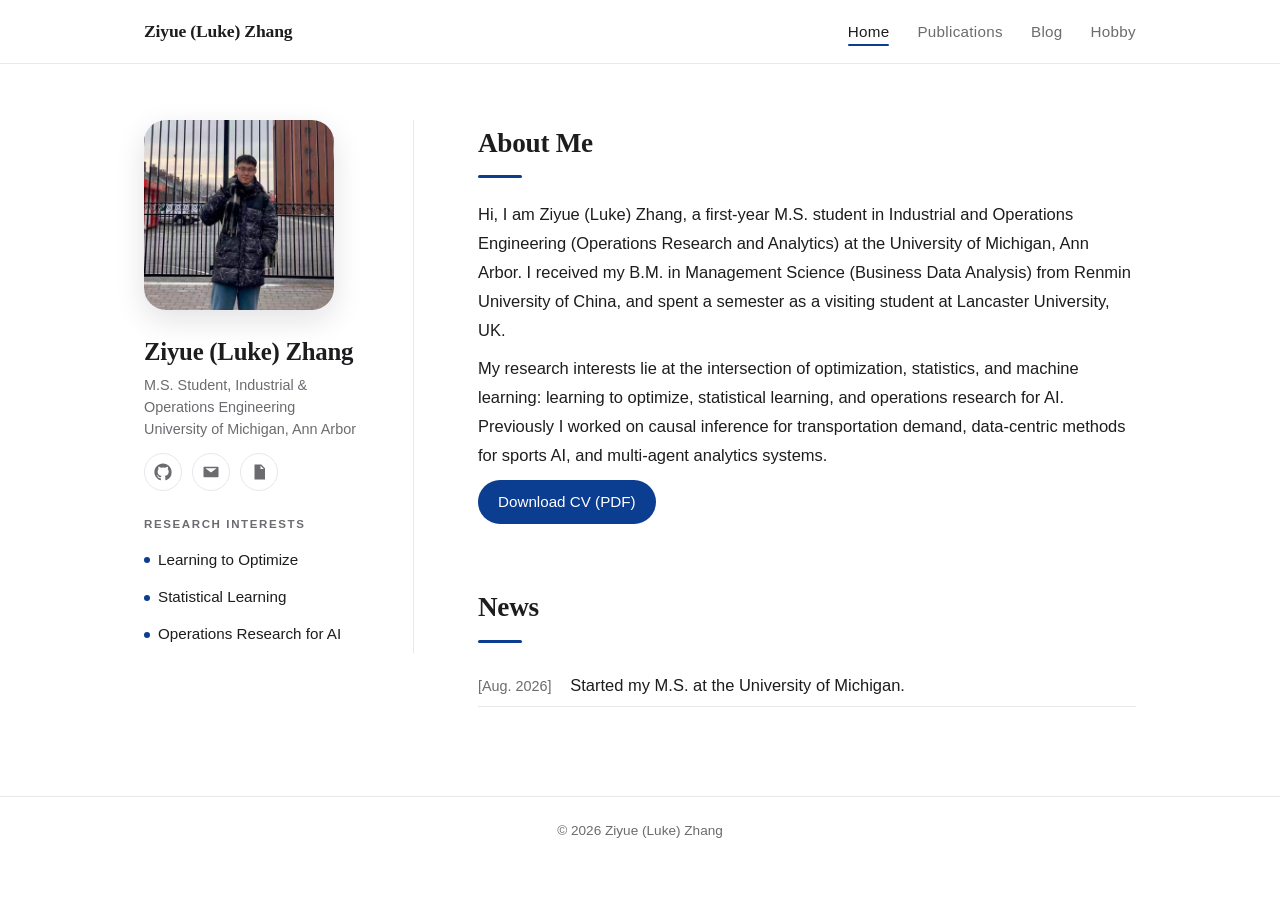
<file: index.html>
<!doctype html>
<html lang="en">
<head>
<meta charset="utf-8">
<meta name="viewport" content="width=device-width, initial-scale=1">
<title>Ziyue (Luke) Zhang</title>
<link rel="stylesheet" href="assets/style.css">
</head>
<body>
<header class="topbar"><div class="inner"><span class="brand">Ziyue (Luke) Zhang</span><nav>
<a href="index.html" class="active">Home</a><a href="publications.html">Publications</a><a href="blog.html">Blog</a><a href="hobby.html">Hobby</a></nav></div></header>
<div class="layout">
<aside class="sidebar">
  <img class="avatar" src="assets/img/avatar.jpg" alt="Ziyue (Luke) Zhang">
  <h1>Ziyue (Luke) Zhang</h1>
  <p class="affil">M.S. Student, Industrial &amp; Operations Engineering<br>University of Michigan, Ann Arbor</p>
  <p class="icons"><a href="https://github.com/ZiyueZhang08" title="GitHub" aria-label="GitHub"><svg viewBox="0 0 24 24"><path d="M12 .5C5.7.5.5 5.7.5 12c0 5.1 3.3 9.4 7.9 10.9.6.1.8-.3.8-.6v-2c-3.2.7-3.9-1.5-3.9-1.5-.5-1.3-1.3-1.7-1.3-1.7-1-.7.1-.7.1-.7 1.2.1 1.8 1.2 1.8 1.2 1 1.8 2.8 1.3 3.5 1 .1-.8.4-1.3.7-1.6-2.6-.3-5.3-1.3-5.3-5.7 0-1.3.5-2.3 1.2-3.1-.1-.3-.5-1.5.1-3.1 0 0 1-.3 3.2 1.2a11 11 0 0 1 5.8 0c2.2-1.5 3.2-1.2 3.2-1.2.6 1.6.2 2.8.1 3.1.8.8 1.2 1.8 1.2 3.1 0 4.4-2.7 5.4-5.3 5.7.4.4.8 1.1.8 2.2v3.3c0 .3.2.7.8.6A11.5 11.5 0 0 0 23.5 12C23.5 5.7 18.3.5 12 .5z"/></svg></a><a href="mailto:zziyue@umich.edu" title="Email" aria-label="Email"><svg viewBox="0 0 24 24"><path d="M3 5h18a1 1 0 0 1 1 1v12a1 1 0 0 1-1 1H3a1 1 0 0 1-1-1V6a1 1 0 0 1 1-1zm1.5 2L12 12.5 19.5 7z"/></svg></a><a href="assets/files/cv.pdf" title="CV" aria-label="CV"><svg viewBox="0 0 24 24"><path d="M6 2h9l5 5v15H6zM14 3.5V8h4.5zM8.5 12h7v1.5h-7zm0 3h7v1.5h-7z"/></svg></a></p>
  <h2>Research Interests</h2>
  <ul class="interests"><li>Learning to Optimize</li><li>Statistical Learning</li><li>Operations Research for AI</li></ul>
</aside>
<main>
<h2>About Me</h2>
<p>Hi, I am Ziyue (Luke) Zhang, a first-year M.S. student in Industrial and Operations Engineering (Operations Research and Analytics) at the University of Michigan, Ann Arbor. I received my B.M. in Management Science (Business Data Analysis) from Renmin University of China, and spent a semester as a visiting student at Lancaster University, UK.</p>
<p>My research interests lie at the intersection of optimization, statistics, and machine learning: learning to optimize, statistical learning, and operations research for AI. Previously I worked on causal inference for transportation demand, data-centric methods for sports AI, and multi-agent analytics systems.</p>
<p class="cv"><a class="btn" href="assets/files/cv.pdf">Download CV (PDF)</a></p>
<h2>News</h2>
<ul class="news"><li><span class="date">[Aug. 2026]</span> Started my M.S. at the University of Michigan.</li></ul>
</main>
</div>
<footer class="site-footer">© 2026 Ziyue (Luke) Zhang</footer>
</body>
</html>
</file>
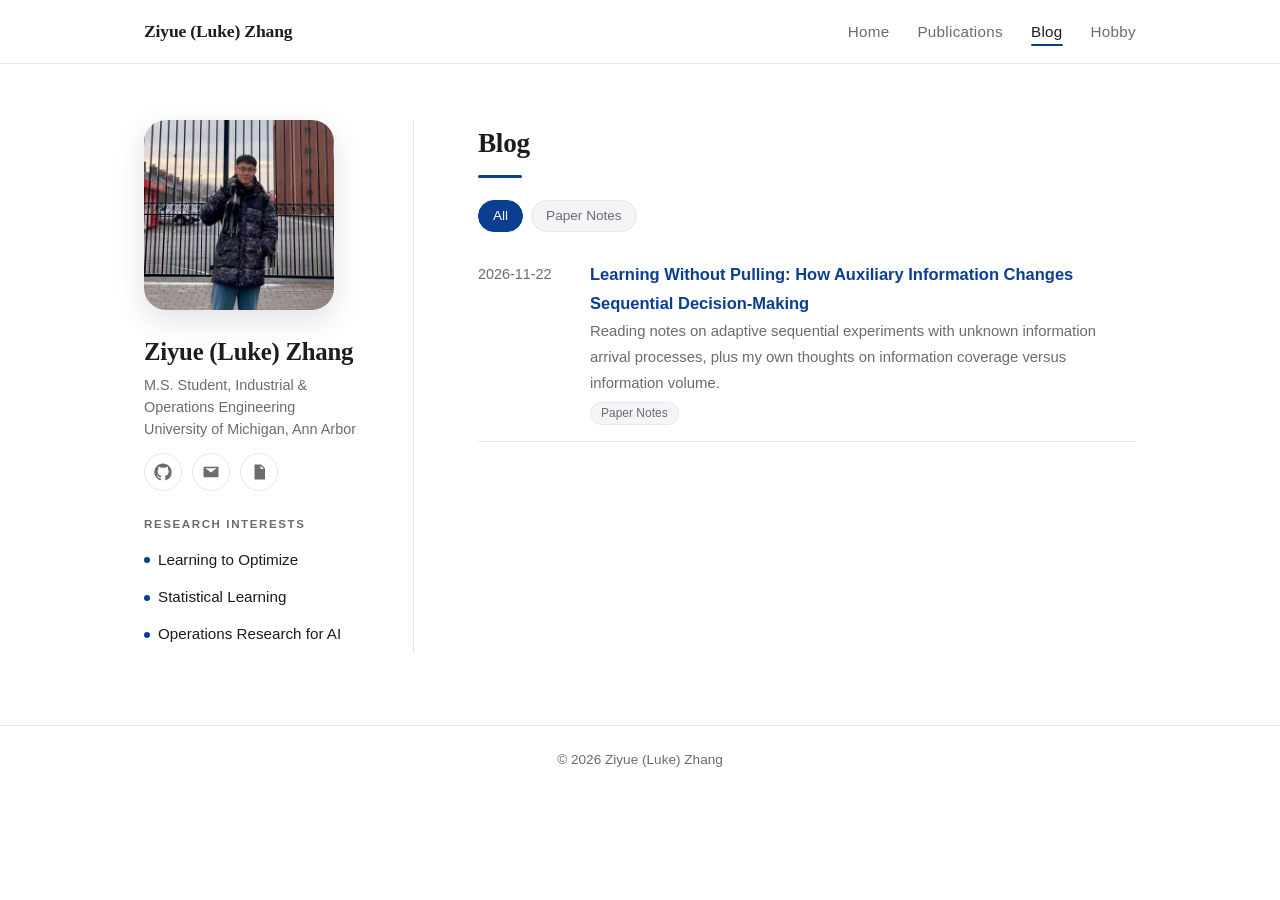
<file: blog.html>
<!doctype html>
<html lang="en">
<head>
<meta charset="utf-8">
<meta name="viewport" content="width=device-width, initial-scale=1">
<title>Ziyue (Luke) Zhang</title>
<link rel="stylesheet" href="assets/style.css">
</head>
<body>
<header class="topbar"><div class="inner"><span class="brand">Ziyue (Luke) Zhang</span><nav>
<a href="index.html">Home</a><a href="publications.html">Publications</a><a href="blog.html" class="active">Blog</a><a href="hobby.html">Hobby</a></nav></div></header>
<div class="layout">
<aside class="sidebar">
  <img class="avatar" src="assets/img/avatar.jpg" alt="Ziyue (Luke) Zhang">
  <h1>Ziyue (Luke) Zhang</h1>
  <p class="affil">M.S. Student, Industrial &amp; Operations Engineering<br>University of Michigan, Ann Arbor</p>
  <p class="icons"><a href="https://github.com/ZiyueZhang08" title="GitHub" aria-label="GitHub"><svg viewBox="0 0 24 24"><path d="M12 .5C5.7.5.5 5.7.5 12c0 5.1 3.3 9.4 7.9 10.9.6.1.8-.3.8-.6v-2c-3.2.7-3.9-1.5-3.9-1.5-.5-1.3-1.3-1.7-1.3-1.7-1-.7.1-.7.1-.7 1.2.1 1.8 1.2 1.8 1.2 1 1.8 2.8 1.3 3.5 1 .1-.8.4-1.3.7-1.6-2.6-.3-5.3-1.3-5.3-5.7 0-1.3.5-2.3 1.2-3.1-.1-.3-.5-1.5.1-3.1 0 0 1-.3 3.2 1.2a11 11 0 0 1 5.8 0c2.2-1.5 3.2-1.2 3.2-1.2.6 1.6.2 2.8.1 3.1.8.8 1.2 1.8 1.2 3.1 0 4.4-2.7 5.4-5.3 5.7.4.4.8 1.1.8 2.2v3.3c0 .3.2.7.8.6A11.5 11.5 0 0 0 23.5 12C23.5 5.7 18.3.5 12 .5z"/></svg></a><a href="mailto:zziyue@umich.edu" title="Email" aria-label="Email"><svg viewBox="0 0 24 24"><path d="M3 5h18a1 1 0 0 1 1 1v12a1 1 0 0 1-1 1H3a1 1 0 0 1-1-1V6a1 1 0 0 1 1-1zm1.5 2L12 12.5 19.5 7z"/></svg></a><a href="assets/files/cv.pdf" title="CV" aria-label="CV"><svg viewBox="0 0 24 24"><path d="M6 2h9l5 5v15H6zM14 3.5V8h4.5zM8.5 12h7v1.5h-7zm0 3h7v1.5h-7z"/></svg></a></p>
  <h2>Research Interests</h2>
  <ul class="interests"><li>Learning to Optimize</li><li>Statistical Learning</li><li>Operations Research for AI</li></ul>
</aside>
<main>
<h2>Blog</h2><div class="filters"><button class="tag on" data-tag="">All</button><button class="tag" data-tag="Paper Notes">Paper Notes</button></div><ul class="bloglist"><li data-tags="Paper Notes"><span class="date">2026-11-22</span><div><a class="ptitle" href="post-learning-without-pulling.html">Learning Without Pulling: How Auxiliary Information Changes Sequential Decision-Making</a><div class="authors">Reading notes on adaptive sequential experiments with unknown information arrival processes, plus my own thoughts on information coverage versus information volume.</div><div class="tags"><span class="tag sm">Paper Notes</span></div></div></li></ul><script>
const chips=[...document.querySelectorAll('button.tag')],items=[...document.querySelectorAll('.bloglist li')];
function show(t){chips.forEach(c=>c.classList.toggle('on',c.dataset.tag===t));
items.forEach(li=>li.style.display=(!t||li.dataset.tags.split('|').includes(t))?'':'none');}
chips.forEach(c=>c.onclick=()=>{location.hash=c.dataset.tag;show(c.dataset.tag)});
show(decodeURIComponent(location.hash.slice(1)));
</script>
</main>
</div>
<footer class="site-footer">© 2026 Ziyue (Luke) Zhang</footer>
</body>
</html>
</file>
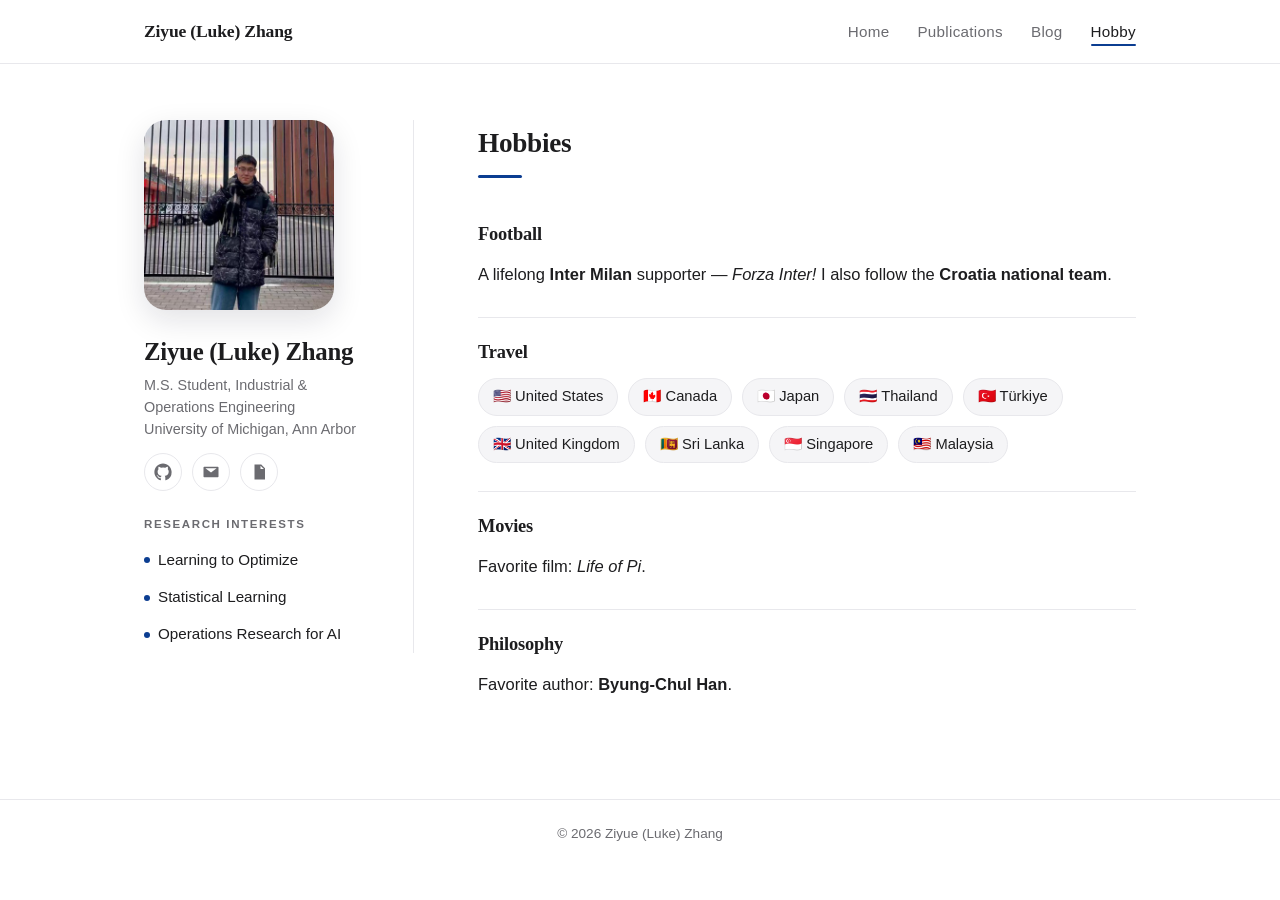
<file: hobby.html>
<!doctype html>
<html lang="en">
<head>
<meta charset="utf-8">
<meta name="viewport" content="width=device-width, initial-scale=1">
<title>Ziyue (Luke) Zhang</title>
<link rel="stylesheet" href="assets/style.css">
</head>
<body>
<header class="topbar"><div class="inner"><span class="brand">Ziyue (Luke) Zhang</span><nav>
<a href="index.html">Home</a><a href="publications.html">Publications</a><a href="blog.html">Blog</a><a href="hobby.html" class="active">Hobby</a></nav></div></header>
<div class="layout">
<aside class="sidebar">
  <img class="avatar" src="assets/img/avatar.jpg" alt="Ziyue (Luke) Zhang">
  <h1>Ziyue (Luke) Zhang</h1>
  <p class="affil">M.S. Student, Industrial &amp; Operations Engineering<br>University of Michigan, Ann Arbor</p>
  <p class="icons"><a href="https://github.com/ZiyueZhang08" title="GitHub" aria-label="GitHub"><svg viewBox="0 0 24 24"><path d="M12 .5C5.7.5.5 5.7.5 12c0 5.1 3.3 9.4 7.9 10.9.6.1.8-.3.8-.6v-2c-3.2.7-3.9-1.5-3.9-1.5-.5-1.3-1.3-1.7-1.3-1.7-1-.7.1-.7.1-.7 1.2.1 1.8 1.2 1.8 1.2 1 1.8 2.8 1.3 3.5 1 .1-.8.4-1.3.7-1.6-2.6-.3-5.3-1.3-5.3-5.7 0-1.3.5-2.3 1.2-3.1-.1-.3-.5-1.5.1-3.1 0 0 1-.3 3.2 1.2a11 11 0 0 1 5.8 0c2.2-1.5 3.2-1.2 3.2-1.2.6 1.6.2 2.8.1 3.1.8.8 1.2 1.8 1.2 3.1 0 4.4-2.7 5.4-5.3 5.7.4.4.8 1.1.8 2.2v3.3c0 .3.2.7.8.6A11.5 11.5 0 0 0 23.5 12C23.5 5.7 18.3.5 12 .5z"/></svg></a><a href="mailto:zziyue@umich.edu" title="Email" aria-label="Email"><svg viewBox="0 0 24 24"><path d="M3 5h18a1 1 0 0 1 1 1v12a1 1 0 0 1-1 1H3a1 1 0 0 1-1-1V6a1 1 0 0 1 1-1zm1.5 2L12 12.5 19.5 7z"/></svg></a><a href="assets/files/cv.pdf" title="CV" aria-label="CV"><svg viewBox="0 0 24 24"><path d="M6 2h9l5 5v15H6zM14 3.5V8h4.5zM8.5 12h7v1.5h-7zm0 3h7v1.5h-7z"/></svg></a></p>
  <h2>Research Interests</h2>
  <ul class="interests"><li>Learning to Optimize</li><li>Statistical Learning</li><li>Operations Research for AI</li></ul>
</aside>
<main>
<h2>Hobbies</h2>
<section class="hobby">
<h3>Football</h3>
<p>A lifelong <b>Inter Milan</b> supporter — <i>Forza Inter!</i> I also follow the <b>Croatia national team</b>.</p>
</section>
<section class="hobby">
<h3>Travel</h3>
<p class="chips"><span>🇺🇸 United States</span><span>🇨🇦 Canada</span><span>🇯🇵 Japan</span><span>🇹🇭 Thailand</span><span>🇹🇷 Türkiye</span><span>🇬🇧 United Kingdom</span><span>🇱🇰 Sri Lanka</span><span>🇸🇬 Singapore</span><span>🇲🇾 Malaysia</span></p>
</section>
<section class="hobby">
<h3>Movies</h3>
<p>Favorite film: <i>Life of Pi</i>.</p>
</section>
<section class="hobby">
<h3>Philosophy</h3>
<p>Favorite author: <b>Byung-Chul Han</b>.</p>
</section>
</main>
</div>
<footer class="site-footer">© 2026 Ziyue (Luke) Zhang</footer>
</body>
</html>
</file>
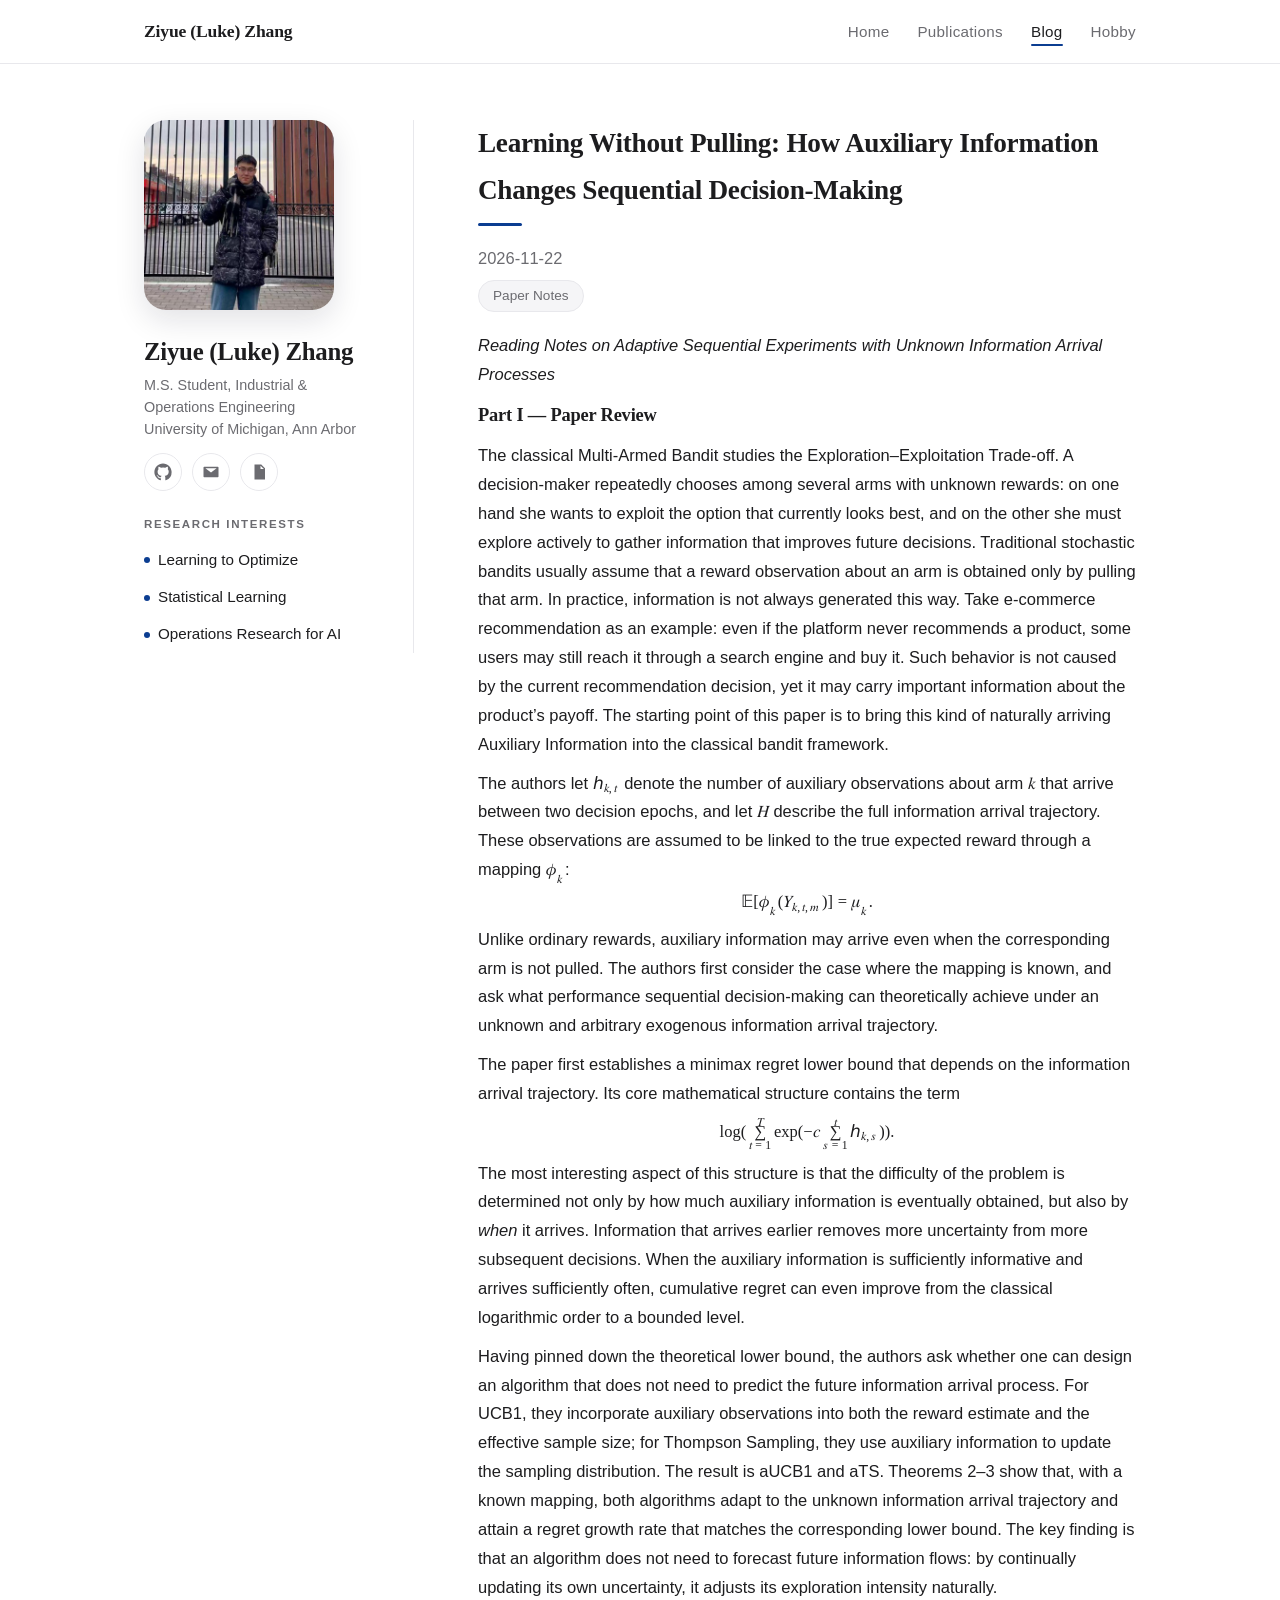
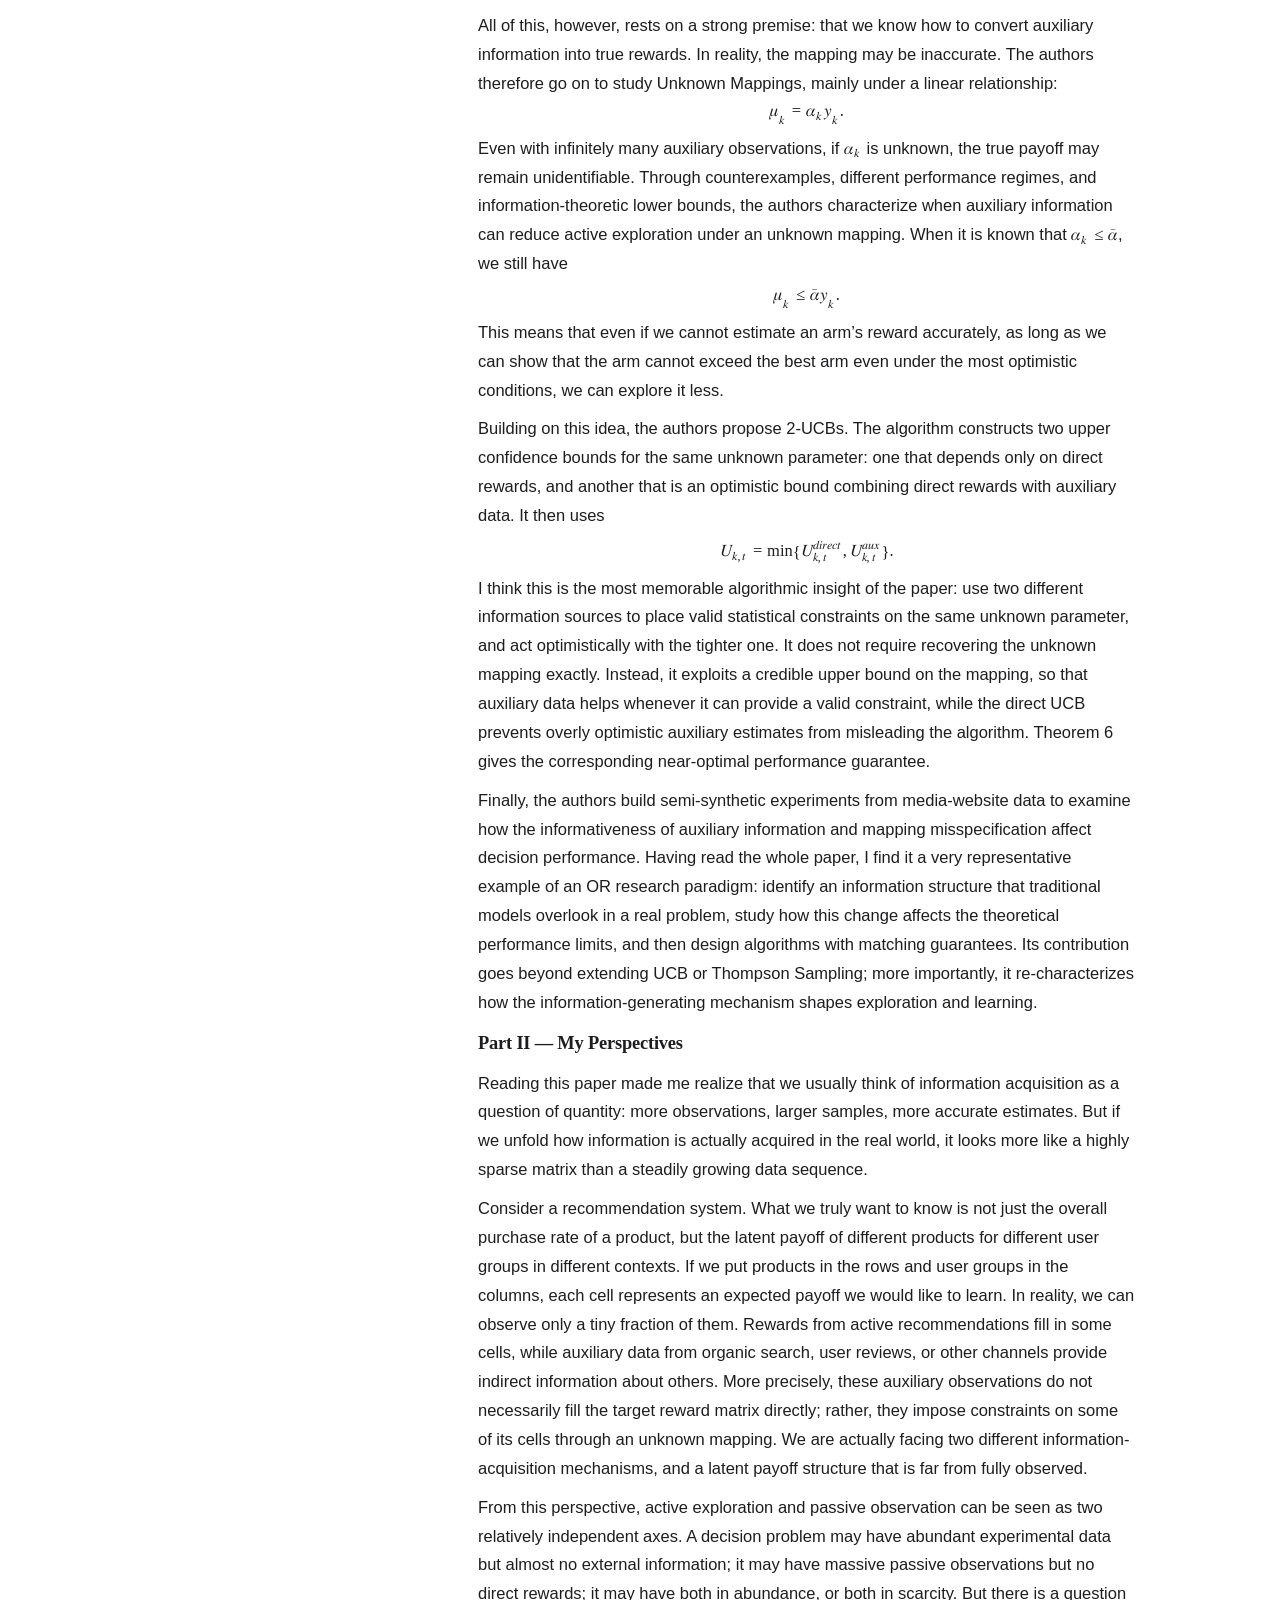
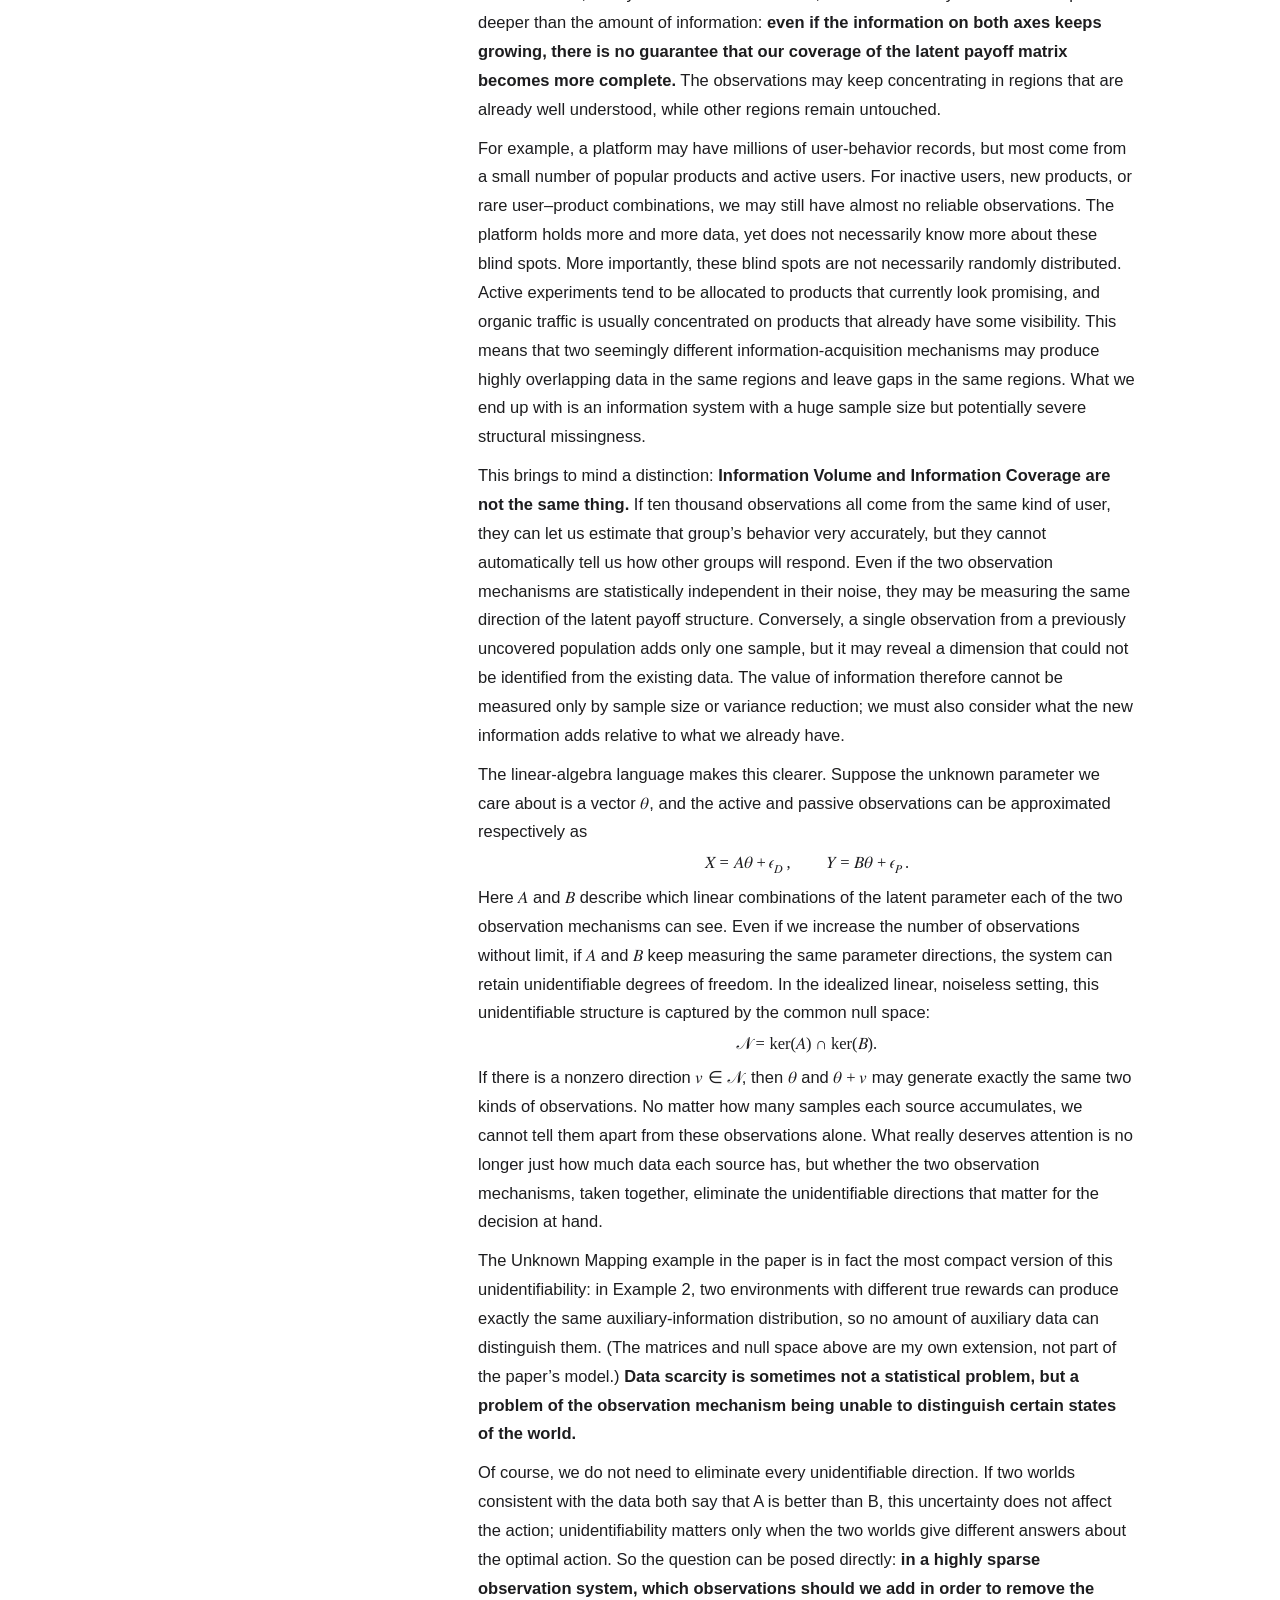
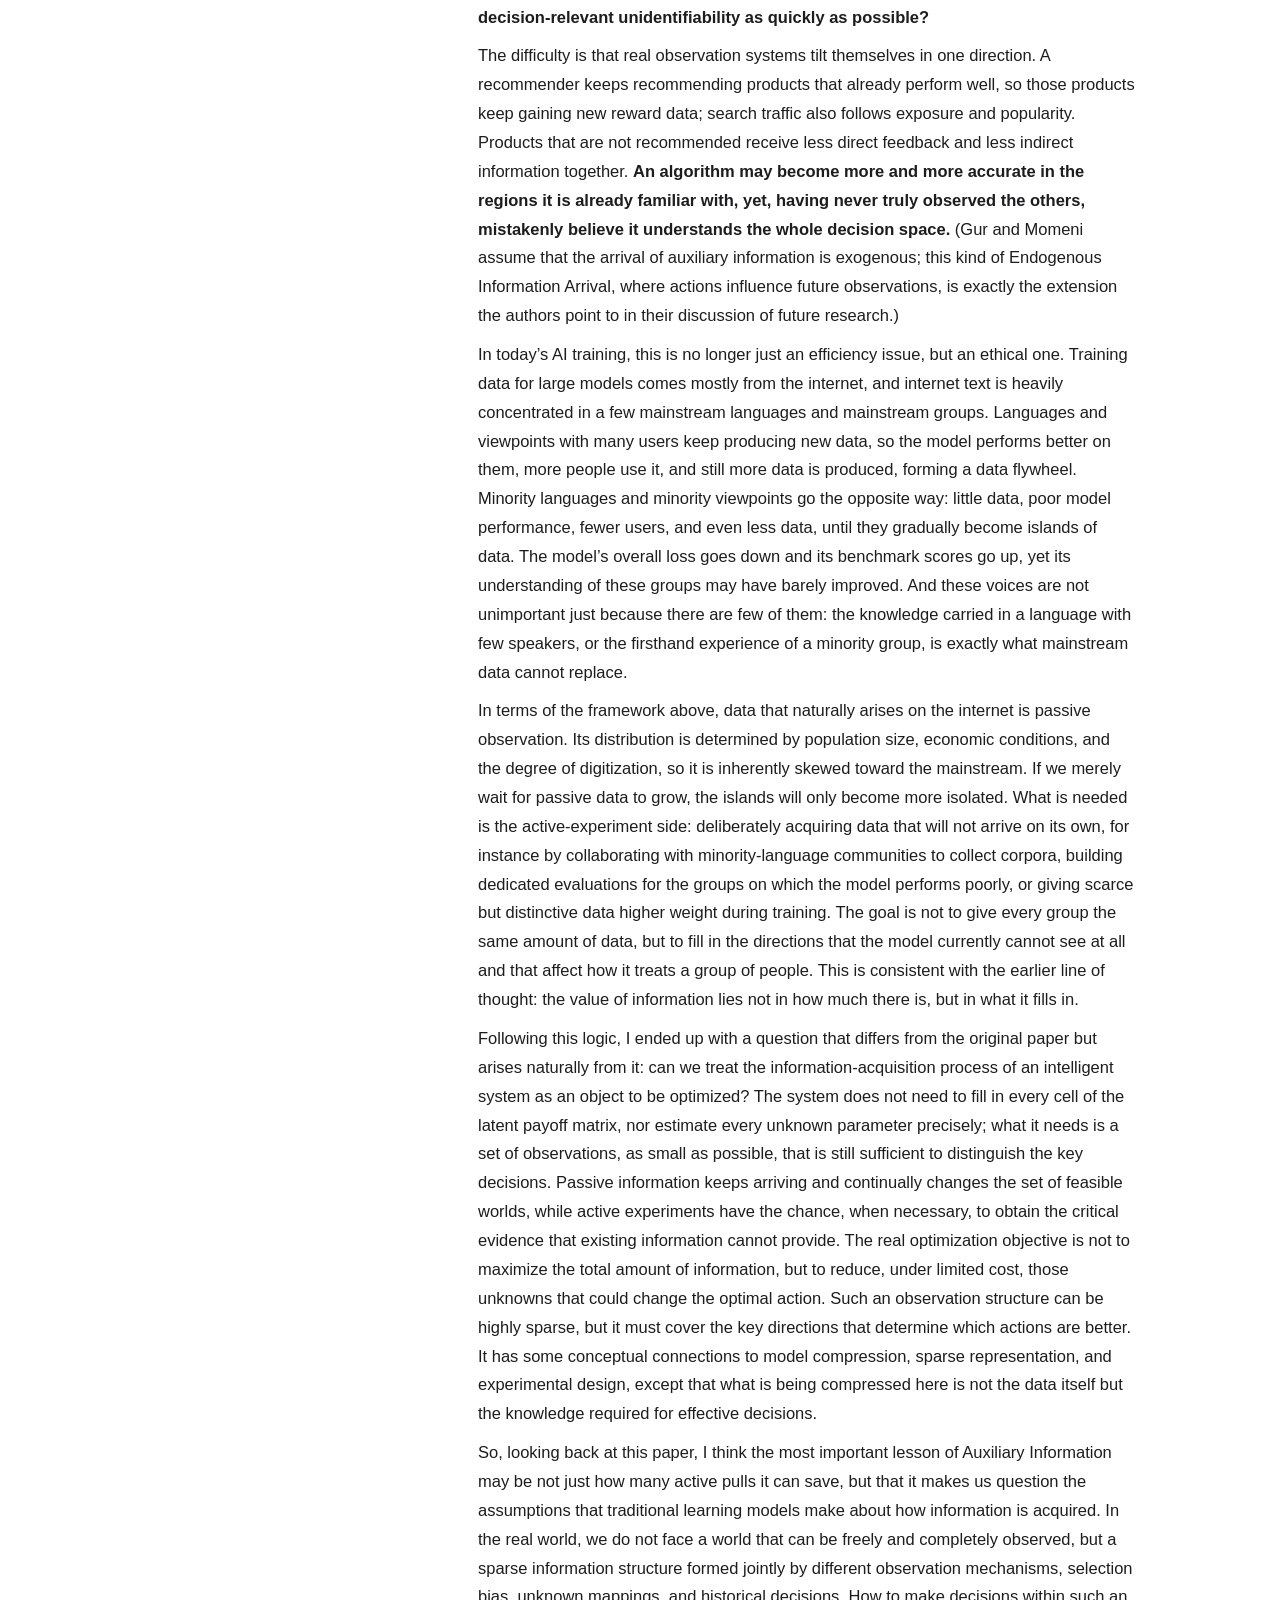
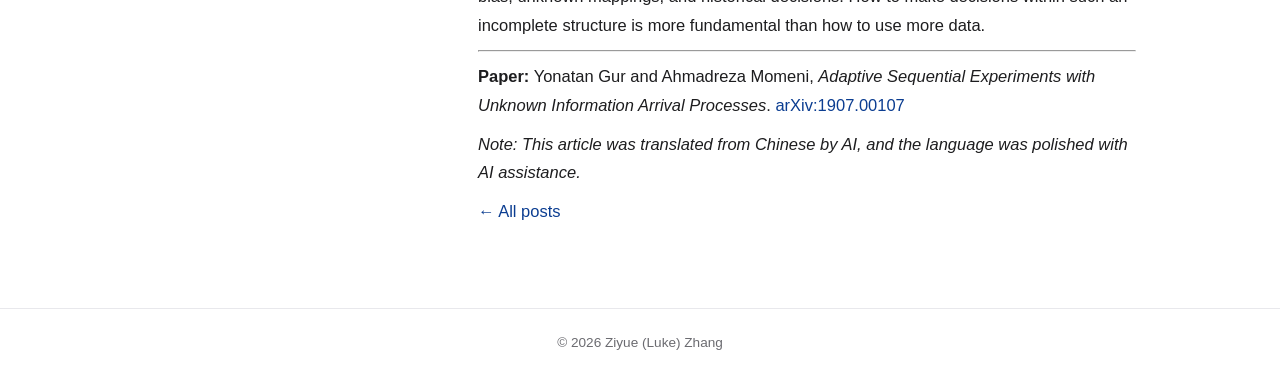
<file: post-learning-without-pulling.html>
<!doctype html>
<html lang="en">
<head>
<meta charset="utf-8">
<meta name="viewport" content="width=device-width, initial-scale=1">
<title>Ziyue (Luke) Zhang</title>
<link rel="stylesheet" href="assets/style.css">
</head>
<body>
<header class="topbar"><div class="inner"><span class="brand">Ziyue (Luke) Zhang</span><nav>
<a href="index.html">Home</a><a href="publications.html">Publications</a><a href="blog.html" class="active">Blog</a><a href="hobby.html">Hobby</a></nav></div></header>
<div class="layout">
<aside class="sidebar">
  <img class="avatar" src="assets/img/avatar.jpg" alt="Ziyue (Luke) Zhang">
  <h1>Ziyue (Luke) Zhang</h1>
  <p class="affil">M.S. Student, Industrial &amp; Operations Engineering<br>University of Michigan, Ann Arbor</p>
  <p class="icons"><a href="https://github.com/ZiyueZhang08" title="GitHub" aria-label="GitHub"><svg viewBox="0 0 24 24"><path d="M12 .5C5.7.5.5 5.7.5 12c0 5.1 3.3 9.4 7.9 10.9.6.1.8-.3.8-.6v-2c-3.2.7-3.9-1.5-3.9-1.5-.5-1.3-1.3-1.7-1.3-1.7-1-.7.1-.7.1-.7 1.2.1 1.8 1.2 1.8 1.2 1 1.8 2.8 1.3 3.5 1 .1-.8.4-1.3.7-1.6-2.6-.3-5.3-1.3-5.3-5.7 0-1.3.5-2.3 1.2-3.1-.1-.3-.5-1.5.1-3.1 0 0 1-.3 3.2 1.2a11 11 0 0 1 5.8 0c2.2-1.5 3.2-1.2 3.2-1.2.6 1.6.2 2.8.1 3.1.8.8 1.2 1.8 1.2 3.1 0 4.4-2.7 5.4-5.3 5.7.4.4.8 1.1.8 2.2v3.3c0 .3.2.7.8.6A11.5 11.5 0 0 0 23.5 12C23.5 5.7 18.3.5 12 .5z"/></svg></a><a href="mailto:zziyue@umich.edu" title="Email" aria-label="Email"><svg viewBox="0 0 24 24"><path d="M3 5h18a1 1 0 0 1 1 1v12a1 1 0 0 1-1 1H3a1 1 0 0 1-1-1V6a1 1 0 0 1 1-1zm1.5 2L12 12.5 19.5 7z"/></svg></a><a href="assets/files/cv.pdf" title="CV" aria-label="CV"><svg viewBox="0 0 24 24"><path d="M6 2h9l5 5v15H6zM14 3.5V8h4.5zM8.5 12h7v1.5h-7zm0 3h7v1.5h-7z"/></svg></a></p>
  <h2>Research Interests</h2>
  <ul class="interests"><li>Learning to Optimize</li><li>Statistical Learning</li><li>Operations Research for AI</li></ul>
</aside>
<main>
<article class="post"><h2>Learning Without Pulling: How Auxiliary Information Changes Sequential Decision-Making</h2><p class="meta">2026-11-22</p><p class="tags"><a class="tag" href="blog.html#Paper Notes">Paper Notes</a></p><p><em>Reading Notes on Adaptive Sequential Experiments with Unknown
Information Arrival Processes</em></p>
<h3 id="part-i-paper-review">Part I — Paper Review</h3>
<p>The classical Multi-Armed Bandit studies the Exploration–Exploitation
Trade-off. A decision-maker repeatedly chooses among several arms with
unknown rewards: on one hand she wants to exploit the option that
currently looks best, and on the other she must explore actively to
gather information that improves future decisions. Traditional
stochastic bandits usually assume that a reward observation about an arm
is obtained only by pulling that arm. In practice, information is not
always generated this way. Take e-commerce recommendation as an example:
even if the platform never recommends a product, some users may still
reach it through a search engine and buy it. Such behavior is not caused
by the current recommendation decision, yet it may carry important
information about the product’s payoff. The starting point of this paper
is to bring this kind of naturally arriving Auxiliary Information into
the classical bandit framework.</p>
<p>The authors let
<math display="inline" xmlns="http://www.w3.org/1998/Math/MathML"><semantics><msub><mi>h</mi><mrow><mi>k</mi><mo>,</mo><mi>t</mi></mrow></msub><annotation encoding="application/x-tex">h_{k,t}</annotation></semantics></math>
denote the number of auxiliary observations about arm
<math display="inline" xmlns="http://www.w3.org/1998/Math/MathML"><semantics><mi>k</mi><annotation encoding="application/x-tex">k</annotation></semantics></math>
that arrive between two decision epochs, and let
<math display="inline" xmlns="http://www.w3.org/1998/Math/MathML"><semantics><mi>H</mi><annotation encoding="application/x-tex">H</annotation></semantics></math>
describe the full information arrival trajectory. These observations are
assumed to be linked to the true expected reward through a mapping
<math display="inline" xmlns="http://www.w3.org/1998/Math/MathML"><semantics><msub><mi>ϕ</mi><mi>k</mi></msub><annotation encoding="application/x-tex">\phi_k</annotation></semantics></math>:</p>
<p><math display="block" xmlns="http://www.w3.org/1998/Math/MathML"><semantics><mrow><mi mathvariant="double-struck">𝔼</mi><mo stretchy="false" form="prefix">[</mo><msub><mi>ϕ</mi><mi>k</mi></msub><mo stretchy="false" form="prefix">(</mo><msub><mi>Y</mi><mrow><mi>k</mi><mo>,</mo><mi>t</mi><mo>,</mo><mi>m</mi></mrow></msub><mo stretchy="false" form="postfix">)</mo><mo stretchy="false" form="postfix">]</mo><mo>=</mo><msub><mi>μ</mi><mi>k</mi></msub><mi>.</mi></mrow><annotation encoding="application/x-tex">
\mathbb E[\phi_k(Y_{k,t,m})]=\mu_k.
</annotation></semantics></math></p>
<p>Unlike ordinary rewards, auxiliary information may arrive even when
the corresponding arm is not pulled. The authors first consider the case
where the mapping is known, and ask what performance sequential
decision-making can theoretically achieve under an unknown and arbitrary
exogenous information arrival trajectory.</p>
<p>The paper first establishes a minimax regret lower bound that depends
on the information arrival trajectory. Its core mathematical structure
contains the term</p>
<p><math display="block" xmlns="http://www.w3.org/1998/Math/MathML"><semantics><mrow><mrow><mi mathvariant="normal">log</mi><mo>&#8289;</mo></mrow><mrow><mo stretchy="true" form="prefix">(</mo><munderover><mo>∑</mo><mrow><mi>t</mi><mo>=</mo><mn>1</mn></mrow><mi>T</mi></munderover><mi mathvariant="normal">exp</mi><mrow><mo stretchy="true" form="prefix">(</mo><mi>−</mi><mi>c</mi><munderover><mo>∑</mo><mrow><mi>s</mi><mo>=</mo><mn>1</mn></mrow><mi>t</mi></munderover><msub><mi>h</mi><mrow><mi>k</mi><mo>,</mo><mi>s</mi></mrow></msub><mo stretchy="true" form="postfix">)</mo></mrow><mo stretchy="true" form="postfix">)</mo></mrow><mi>.</mi></mrow><annotation encoding="application/x-tex">
\log\left(
\sum_{t=1}^{T}
\exp\left(-c\sum_{s=1}^{t}h_{k,s}\right)
\right).
</annotation></semantics></math></p>
<p>The most interesting aspect of this structure is that the difficulty
of the problem is determined not only by how much auxiliary information
is eventually obtained, but also by <em>when</em> it arrives.
Information that arrives earlier removes more uncertainty from more
subsequent decisions. When the auxiliary information is sufficiently
informative and arrives sufficiently often, cumulative regret can even
improve from the classical logarithmic order to a bounded level.</p>
<p>Having pinned down the theoretical lower bound, the authors ask
whether one can design an algorithm that does not need to predict the
future information arrival process. For UCB1, they incorporate auxiliary
observations into both the reward estimate and the effective sample
size; for Thompson Sampling, they use auxiliary information to update
the sampling distribution. The result is aUCB1 and aTS. Theorems 2–3
show that, with a known mapping, both algorithms adapt to the unknown
information arrival trajectory and attain a regret growth rate that
matches the corresponding lower bound. The key finding is that an
algorithm does not need to forecast future information flows: by
continually updating its own uncertainty, it adjusts its exploration
intensity naturally.</p>
<p>All of this, however, rests on a strong premise: that we know how to
convert auxiliary information into true rewards. In reality, the mapping
may be inaccurate. The authors therefore go on to study Unknown
Mappings, mainly under a linear relationship:</p>
<p><math display="block" xmlns="http://www.w3.org/1998/Math/MathML"><semantics><mrow><msub><mi>μ</mi><mi>k</mi></msub><mo>=</mo><msub><mi>α</mi><mi>k</mi></msub><msub><mi>y</mi><mi>k</mi></msub><mi>.</mi></mrow><annotation encoding="application/x-tex">
\mu_k=\alpha_k y_k.
</annotation></semantics></math></p>
<p>Even with infinitely many auxiliary observations, if
<math display="inline" xmlns="http://www.w3.org/1998/Math/MathML"><semantics><msub><mi>α</mi><mi>k</mi></msub><annotation encoding="application/x-tex">\alpha_k</annotation></semantics></math>
is unknown, the true payoff may remain unidentifiable. Through
counterexamples, different performance regimes, and
information-theoretic lower bounds, the authors characterize when
auxiliary information can reduce active exploration under an unknown
mapping. When it is known that
<math display="inline" xmlns="http://www.w3.org/1998/Math/MathML"><semantics><mrow><msub><mi>α</mi><mi>k</mi></msub><mo>≤</mo><mover><mi>α</mi><mo accent="true">‾</mo></mover></mrow><annotation encoding="application/x-tex">\alpha_k\leq\bar\alpha</annotation></semantics></math>,
we still have</p>
<p><math display="block" xmlns="http://www.w3.org/1998/Math/MathML"><semantics><mrow><msub><mi>μ</mi><mi>k</mi></msub><mo>≤</mo><mover><mi>α</mi><mo accent="true">‾</mo></mover><msub><mi>y</mi><mi>k</mi></msub><mi>.</mi></mrow><annotation encoding="application/x-tex">
\mu_k\leq\bar\alpha y_k.
</annotation></semantics></math></p>
<p>This means that even if we cannot estimate an arm’s reward
accurately, as long as we can show that the arm cannot exceed the best
arm even under the most optimistic conditions, we can explore it
less.</p>
<p>Building on this idea, the authors propose 2-UCBs. The algorithm
constructs two upper confidence bounds for the same unknown parameter:
one that depends only on direct rewards, and another that is an
optimistic bound combining direct rewards with auxiliary data. It then
uses</p>
<p><math display="block" xmlns="http://www.w3.org/1998/Math/MathML"><semantics><mrow><msub><mi>U</mi><mrow><mi>k</mi><mo>,</mo><mi>t</mi></mrow></msub><mo>=</mo><mrow><mi mathvariant="normal">min</mi><mo>&#8289;</mo></mrow><mrow><mo stretchy="true" form="prefix">{</mo><msubsup><mi>U</mi><mrow><mi>k</mi><mo>,</mo><mi>t</mi></mrow><mrow><mi>d</mi><mi>i</mi><mi>r</mi><mi>e</mi><mi>c</mi><mi>t</mi></mrow></msubsup><mo>,</mo><msubsup><mi>U</mi><mrow><mi>k</mi><mo>,</mo><mi>t</mi></mrow><mrow><mi>a</mi><mi>u</mi><mi>x</mi></mrow></msubsup><mo stretchy="true" form="postfix">}</mo></mrow><mi>.</mi></mrow><annotation encoding="application/x-tex">
U_{k,t}=\min\left\{
U_{k,t}^{direct},
U_{k,t}^{aux}
\right\}.
</annotation></semantics></math></p>
<p>I think this is the most memorable algorithmic insight of the paper:
use two different information sources to place valid statistical
constraints on the same unknown parameter, and act optimistically with
the tighter one. It does not require recovering the unknown mapping
exactly. Instead, it exploits a credible upper bound on the mapping, so
that auxiliary data helps whenever it can provide a valid constraint,
while the direct UCB prevents overly optimistic auxiliary estimates from
misleading the algorithm. Theorem 6 gives the corresponding near-optimal
performance guarantee.</p>
<p>Finally, the authors build semi-synthetic experiments from
media-website data to examine how the informativeness of auxiliary
information and mapping misspecification affect decision performance.
Having read the whole paper, I find it a very representative example of
an OR research paradigm: identify an information structure that
traditional models overlook in a real problem, study how this change
affects the theoretical performance limits, and then design algorithms
with matching guarantees. Its contribution goes beyond extending UCB or
Thompson Sampling; more importantly, it re-characterizes how the
information-generating mechanism shapes exploration and learning.</p>
<h3 id="part-ii-my-perspectives">Part II — My Perspectives</h3>
<p>Reading this paper made me realize that we usually think of
information acquisition as a question of quantity: more observations,
larger samples, more accurate estimates. But if we unfold how
information is actually acquired in the real world, it looks more like a
highly sparse matrix than a steadily growing data sequence.</p>
<p>Consider a recommendation system. What we truly want to know is not
just the overall purchase rate of a product, but the latent payoff of
different products for different user groups in different contexts. If
we put products in the rows and user groups in the columns, each cell
represents an expected payoff we would like to learn. In reality, we can
observe only a tiny fraction of them. Rewards from active
recommendations fill in some cells, while auxiliary data from organic
search, user reviews, or other channels provide indirect information
about others. More precisely, these auxiliary observations do not
necessarily fill the target reward matrix directly; rather, they impose
constraints on some of its cells through an unknown mapping. We are
actually facing two different information-acquisition mechanisms, and a
latent payoff structure that is far from fully observed.</p>
<p>From this perspective, active exploration and passive observation can
be seen as two relatively independent axes. A decision problem may have
abundant experimental data but almost no external information; it may
have massive passive observations but no direct rewards; it may have
both in abundance, or both in scarcity. But there is a question deeper
than the amount of information: <strong>even if the information on both
axes keeps growing, there is no guarantee that our coverage of the
latent payoff matrix becomes more complete.</strong> The observations
may keep concentrating in regions that are already well understood,
while other regions remain untouched.</p>
<p>For example, a platform may have millions of user-behavior records,
but most come from a small number of popular products and active users.
For inactive users, new products, or rare user–product combinations, we
may still have almost no reliable observations. The platform holds more
and more data, yet does not necessarily know more about these blind
spots. More importantly, these blind spots are not necessarily randomly
distributed. Active experiments tend to be allocated to products that
currently look promising, and organic traffic is usually concentrated on
products that already have some visibility. This means that two
seemingly different information-acquisition mechanisms may produce
highly overlapping data in the same regions and leave gaps in the same
regions. What we end up with is an information system with a huge sample
size but potentially severe structural missingness.</p>
<p>This brings to mind a distinction: <strong>Information Volume and
Information Coverage are not the same thing.</strong> If ten thousand
observations all come from the same kind of user, they can let us
estimate that group’s behavior very accurately, but they cannot
automatically tell us how other groups will respond. Even if the two
observation mechanisms are statistically independent in their noise,
they may be measuring the same direction of the latent payoff structure.
Conversely, a single observation from a previously uncovered population
adds only one sample, but it may reveal a dimension that could not be
identified from the existing data. The value of information therefore
cannot be measured only by sample size or variance reduction; we must
also consider what the new information adds relative to what we already
have.</p>
<p>The linear-algebra language makes this clearer. Suppose the unknown
parameter we care about is a vector
<math display="inline" xmlns="http://www.w3.org/1998/Math/MathML"><semantics><mi>θ</mi><annotation encoding="application/x-tex">\theta</annotation></semantics></math>,
and the active and passive observations can be approximated respectively
as</p>
<p><math display="block" xmlns="http://www.w3.org/1998/Math/MathML"><semantics><mrow><mi>X</mi><mo>=</mo><mi>A</mi><mi>θ</mi><mo>+</mo><msub><mi>ϵ</mi><mi>D</mi></msub><mo>,</mo><mspace width="2.0em"></mspace><mi>Y</mi><mo>=</mo><mi>B</mi><mi>θ</mi><mo>+</mo><msub><mi>ϵ</mi><mi>P</mi></msub><mi>.</mi></mrow><annotation encoding="application/x-tex">
X=A\theta+\epsilon_D,\qquad
Y=B\theta+\epsilon_P.
</annotation></semantics></math></p>
<p>Here
<math display="inline" xmlns="http://www.w3.org/1998/Math/MathML"><semantics><mi>A</mi><annotation encoding="application/x-tex">A</annotation></semantics></math>
and
<math display="inline" xmlns="http://www.w3.org/1998/Math/MathML"><semantics><mi>B</mi><annotation encoding="application/x-tex">B</annotation></semantics></math>
describe which linear combinations of the latent parameter each of the
two observation mechanisms can see. Even if we increase the number of
observations without limit, if
<math display="inline" xmlns="http://www.w3.org/1998/Math/MathML"><semantics><mi>A</mi><annotation encoding="application/x-tex">A</annotation></semantics></math>
and
<math display="inline" xmlns="http://www.w3.org/1998/Math/MathML"><semantics><mi>B</mi><annotation encoding="application/x-tex">B</annotation></semantics></math>
keep measuring the same parameter directions, the system can retain
unidentifiable degrees of freedom. In the idealized linear, noiseless
setting, this unidentifiable structure is captured by the common null
space:</p>
<p><math display="block" xmlns="http://www.w3.org/1998/Math/MathML"><semantics><mrow><mi mathvariant="script">𝒩</mi><mo>=</mo><mrow><mi mathvariant="normal">ker</mi><mo>&#8289;</mo></mrow><mo stretchy="false" form="prefix">(</mo><mi>A</mi><mo stretchy="false" form="postfix">)</mo><mo>∩</mo><mrow><mi mathvariant="normal">ker</mi><mo>&#8289;</mo></mrow><mo stretchy="false" form="prefix">(</mo><mi>B</mi><mo stretchy="false" form="postfix">)</mo><mi>.</mi></mrow><annotation encoding="application/x-tex">
\mathcal N=\ker(A)\cap\ker(B).
</annotation></semantics></math></p>
<p>If there is a nonzero direction
<math display="inline" xmlns="http://www.w3.org/1998/Math/MathML"><semantics><mrow><mi>v</mi><mo>∈</mo><mi mathvariant="script">𝒩</mi></mrow><annotation encoding="application/x-tex">v\in\mathcal N</annotation></semantics></math>,
then
<math display="inline" xmlns="http://www.w3.org/1998/Math/MathML"><semantics><mi>θ</mi><annotation encoding="application/x-tex">\theta</annotation></semantics></math>
and
<math display="inline" xmlns="http://www.w3.org/1998/Math/MathML"><semantics><mrow><mi>θ</mi><mo>+</mo><mi>v</mi></mrow><annotation encoding="application/x-tex">\theta+v</annotation></semantics></math>
may generate exactly the same two kinds of observations. No matter how
many samples each source accumulates, we cannot tell them apart from
these observations alone. What really deserves attention is no longer
just how much data each source has, but whether the two observation
mechanisms, taken together, eliminate the unidentifiable directions that
matter for the decision at hand.</p>
<p>The Unknown Mapping example in the paper is in fact the most compact
version of this unidentifiability: in Example 2, two environments with
different true rewards can produce exactly the same
auxiliary-information distribution, so no amount of auxiliary data can
distinguish them. (The matrices and null space above are my own
extension, not part of the paper’s model.) <strong>Data scarcity is
sometimes not a statistical problem, but a problem of the observation
mechanism being unable to distinguish certain states of the
world.</strong></p>
<p>Of course, we do not need to eliminate every unidentifiable
direction. If two worlds consistent with the data both say that A is
better than B, this uncertainty does not affect the action;
unidentifiability matters only when the two worlds give different
answers about the optimal action. So the question can be posed directly:
<strong>in a highly sparse observation system, which observations should
we add in order to remove the decision-relevant unidentifiability as
quickly as possible?</strong></p>
<p>The difficulty is that real observation systems tilt themselves in
one direction. A recommender keeps recommending products that already
perform well, so those products keep gaining new reward data; search
traffic also follows exposure and popularity. Products that are not
recommended receive less direct feedback and less indirect information
together. <strong>An algorithm may become more and more accurate in the
regions it is already familiar with, yet, having never truly observed
the others, mistakenly believe it understands the whole decision
space.</strong> (Gur and Momeni assume that the arrival of auxiliary
information is exogenous; this kind of Endogenous Information Arrival,
where actions influence future observations, is exactly the extension
the authors point to in their discussion of future research.)</p>
<p>In today’s AI training, this is no longer just an efficiency issue,
but an ethical one. Training data for large models comes mostly from the
internet, and internet text is heavily concentrated in a few mainstream
languages and mainstream groups. Languages and viewpoints with many
users keep producing new data, so the model performs better on them,
more people use it, and still more data is produced, forming a data
flywheel. Minority languages and minority viewpoints go the opposite
way: little data, poor model performance, fewer users, and even less
data, until they gradually become islands of data. The model’s overall
loss goes down and its benchmark scores go up, yet its understanding of
these groups may have barely improved. And these voices are not
unimportant just because there are few of them: the knowledge carried in
a language with few speakers, or the firsthand experience of a minority
group, is exactly what mainstream data cannot replace.</p>
<p>In terms of the framework above, data that naturally arises on the
internet is passive observation. Its distribution is determined by
population size, economic conditions, and the degree of digitization, so
it is inherently skewed toward the mainstream. If we merely wait for
passive data to grow, the islands will only become more isolated. What
is needed is the active-experiment side: deliberately acquiring data
that will not arrive on its own, for instance by collaborating with
minority-language communities to collect corpora, building dedicated
evaluations for the groups on which the model performs poorly, or giving
scarce but distinctive data higher weight during training. The goal is
not to give every group the same amount of data, but to fill in the
directions that the model currently cannot see at all and that affect
how it treats a group of people. This is consistent with the earlier
line of thought: the value of information lies not in how much there is,
but in what it fills in.</p>
<p>Following this logic, I ended up with a question that differs from
the original paper but arises naturally from it: can we treat the
information-acquisition process of an intelligent system as an object to
be optimized? The system does not need to fill in every cell of the
latent payoff matrix, nor estimate every unknown parameter precisely;
what it needs is a set of observations, as small as possible, that is
still sufficient to distinguish the key decisions. Passive information
keeps arriving and continually changes the set of feasible worlds, while
active experiments have the chance, when necessary, to obtain the
critical evidence that existing information cannot provide. The real
optimization objective is not to maximize the total amount of
information, but to reduce, under limited cost, those unknowns that
could change the optimal action. Such an observation structure can be
highly sparse, but it must cover the key directions that determine which
actions are better. It has some conceptual connections to model
compression, sparse representation, and experimental design, except that
what is being compressed here is not the data itself but the knowledge
required for effective decisions.</p>
<p>So, looking back at this paper, I think the most important lesson of
Auxiliary Information may be not just how many active pulls it can save,
but that it makes us question the assumptions that traditional learning
models make about how information is acquired. In the real world, we do
not face a world that can be freely and completely observed, but a
sparse information structure formed jointly by different observation
mechanisms, selection bias, unknown mappings, and historical decisions.
How to make decisions within such an incomplete structure is more
fundamental than how to use more data.</p>
<hr />
<p><strong>Paper:</strong> Yonatan Gur and Ahmadreza Momeni,
<em>Adaptive Sequential Experiments with Unknown Information Arrival
Processes</em>. <a
href="https://arxiv.org/abs/1907.00107">arXiv:1907.00107</a></p>
<p><em>Note: This article was translated from Chinese by AI, and the
language was polished with AI assistance.</em></p>
<p><a href="blog.html" class="active">← All posts</a></p></article>
</main>
</div>
<footer class="site-footer">© 2026 Ziyue (Luke) Zhang</footer>
</body>
</html>
</file>
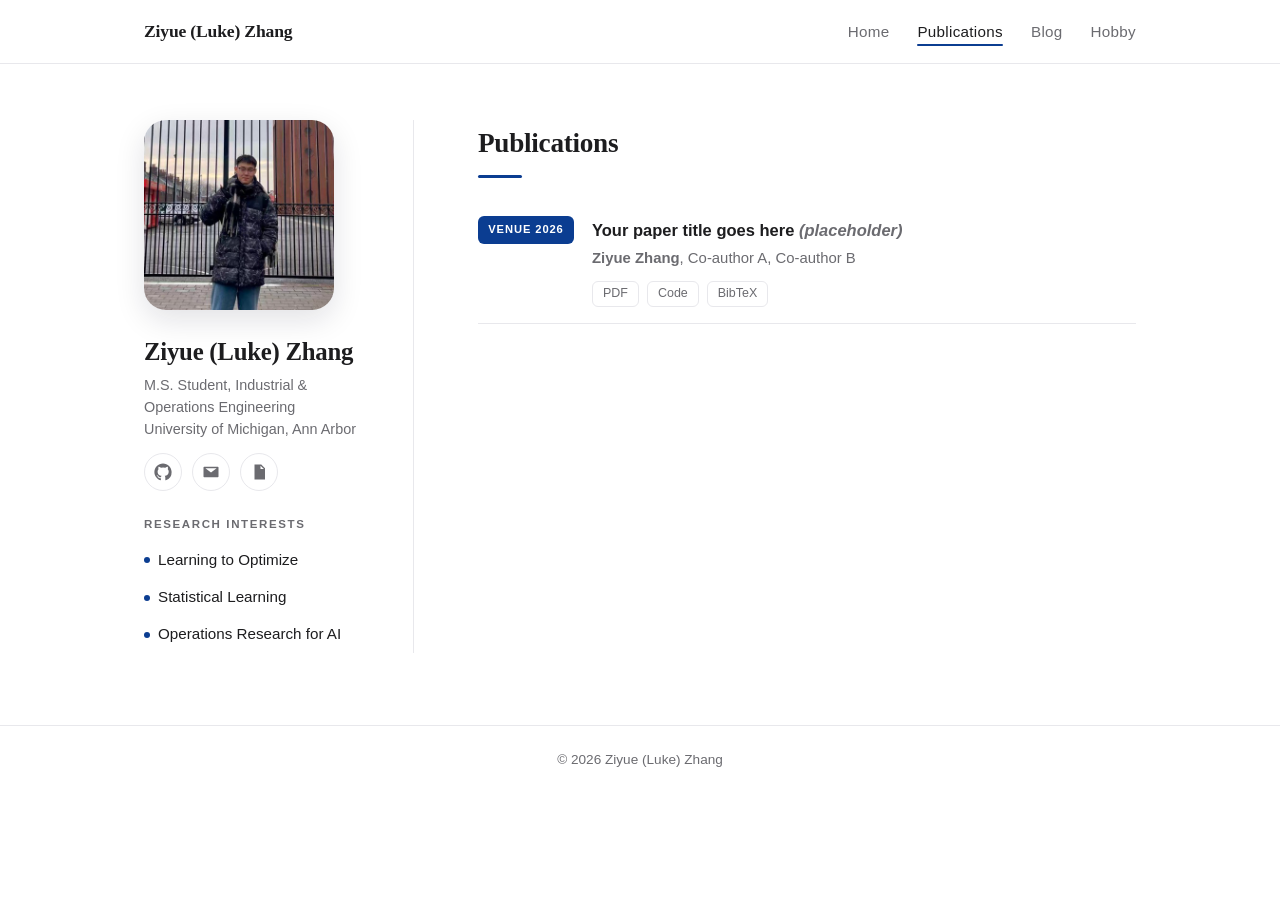
<file: publications.html>
<!doctype html>
<html lang="en">
<head>
<meta charset="utf-8">
<meta name="viewport" content="width=device-width, initial-scale=1">
<title>Ziyue (Luke) Zhang</title>
<link rel="stylesheet" href="assets/style.css">
</head>
<body>
<header class="topbar"><div class="inner"><span class="brand">Ziyue (Luke) Zhang</span><nav>
<a href="index.html">Home</a><a href="publications.html" class="active">Publications</a><a href="blog.html">Blog</a><a href="hobby.html">Hobby</a></nav></div></header>
<div class="layout">
<aside class="sidebar">
  <img class="avatar" src="assets/img/avatar.jpg" alt="Ziyue (Luke) Zhang">
  <h1>Ziyue (Luke) Zhang</h1>
  <p class="affil">M.S. Student, Industrial &amp; Operations Engineering<br>University of Michigan, Ann Arbor</p>
  <p class="icons"><a href="https://github.com/ZiyueZhang08" title="GitHub" aria-label="GitHub"><svg viewBox="0 0 24 24"><path d="M12 .5C5.7.5.5 5.7.5 12c0 5.1 3.3 9.4 7.9 10.9.6.1.8-.3.8-.6v-2c-3.2.7-3.9-1.5-3.9-1.5-.5-1.3-1.3-1.7-1.3-1.7-1-.7.1-.7.1-.7 1.2.1 1.8 1.2 1.8 1.2 1 1.8 2.8 1.3 3.5 1 .1-.8.4-1.3.7-1.6-2.6-.3-5.3-1.3-5.3-5.7 0-1.3.5-2.3 1.2-3.1-.1-.3-.5-1.5.1-3.1 0 0 1-.3 3.2 1.2a11 11 0 0 1 5.8 0c2.2-1.5 3.2-1.2 3.2-1.2.6 1.6.2 2.8.1 3.1.8.8 1.2 1.8 1.2 3.1 0 4.4-2.7 5.4-5.3 5.7.4.4.8 1.1.8 2.2v3.3c0 .3.2.7.8.6A11.5 11.5 0 0 0 23.5 12C23.5 5.7 18.3.5 12 .5z"/></svg></a><a href="mailto:zziyue@umich.edu" title="Email" aria-label="Email"><svg viewBox="0 0 24 24"><path d="M3 5h18a1 1 0 0 1 1 1v12a1 1 0 0 1-1 1H3a1 1 0 0 1-1-1V6a1 1 0 0 1 1-1zm1.5 2L12 12.5 19.5 7z"/></svg></a><a href="assets/files/cv.pdf" title="CV" aria-label="CV"><svg viewBox="0 0 24 24"><path d="M6 2h9l5 5v15H6zM14 3.5V8h4.5zM8.5 12h7v1.5h-7zm0 3h7v1.5h-7z"/></svg></a></p>
  <h2>Research Interests</h2>
  <ul class="interests"><li>Learning to Optimize</li><li>Statistical Learning</li><li>Operations Research for AI</li></ul>
</aside>
<main>
<h2>Publications</h2>
<ol class="pubs"><li><span class="badge">VENUE 2026</span><div><div class="ptitle">Your paper title goes here <em class="todo">(placeholder)</em></div><div class="authors"><b>Ziyue Zhang</b>, Co-author A, Co-author B</div><div class="btns"><a href="#">PDF</a><a href="#">Code</a><a href="#">BibTeX</a></div></div></li></ol>
</main>
</div>
<footer class="site-footer">© 2026 Ziyue (Luke) Zhang</footer>
</body>
</html>
</file>
<file: assets/style.css>
:root{--bg:#fff;--fg:#1d1d1f;--muted:#6b6b70;--accent:#0b3d91;--line:#e8e8ec;--soft:#f5f5f7;--shadow:0 10px 30px rgba(20,20,40,.12)}
@media(prefers-color-scheme:dark){:root{--bg:#121316;--fg:#ececec;--muted:#9a9aa2;--accent:#8db4ff;--line:#2a2c31;--soft:#1b1d21;--shadow:0 10px 30px rgba(0,0,0,.5)}}
*{box-sizing:border-box}
html{scroll-behavior:smooth}
body{margin:0;background:var(--bg);color:var(--fg);font:16.5px/1.75 -apple-system,"Helvetica Neue","PingFang SC",Arial,sans-serif;-webkit-font-smoothing:antialiased}
h1,h2,h3,.brand{font-family:"Iowan Old Style","Palatino Linotype",Palatino,Georgia,"Songti SC",serif;font-weight:600;letter-spacing:-.01em}
a{color:var(--accent);text-decoration:none;background:linear-gradient(currentColor,currentColor) 0 100%/0 1px no-repeat;transition:background-size .25s}
a:hover{background-size:100% 1px}
.topbar{position:sticky;top:0;z-index:10;background:color-mix(in srgb,var(--bg) 85%,transparent);backdrop-filter:blur(10px);border-bottom:1px solid var(--line)}
.topbar .inner{max-width:1040px;margin:0 auto;padding:16px 24px;display:flex;justify-content:space-between;align-items:center;flex-wrap:wrap;gap:8px}
.brand{font-size:1.1rem}
nav a{margin-left:28px;color:var(--muted);font-size:.95rem;letter-spacing:.02em;background:none;position:relative}
nav a:hover,nav a.active{color:var(--fg)}
nav a.active::after{content:"";position:absolute;left:0;right:0;bottom:-6px;height:2px;background:var(--accent);border-radius:2px}
.layout{max-width:1040px;margin:0 auto;padding:56px 24px 72px;display:grid;grid-template-columns:270px 1fr;gap:64px;min-height:72vh;animation:fade .5s ease}
@keyframes fade{from{opacity:0;transform:translateY(6px)}to{opacity:1;transform:none}}
.sidebar{position:sticky;top:96px;align-self:start;padding-right:40px;border-right:1px solid var(--line)}
.sidebar .avatar{width:190px;height:190px;border-radius:22px;object-fit:cover;box-shadow:var(--shadow);display:block}
.sidebar h1{font-size:1.55rem;line-height:1.25;margin:1.1em 0 .3em}
.affil{color:var(--muted);font-size:.9rem;line-height:1.5;margin:0 0 .9em}
.links a{margin-right:14px;font-size:.95rem}
.sidebar h2{font-size:.72rem;font-family:-apple-system,"Helvetica Neue",Arial,sans-serif;font-weight:600;text-transform:uppercase;letter-spacing:.14em;color:var(--muted);margin:2em 0 .6em}
.interests{list-style:none;padding:0;margin:0;font-size:.95rem}
.interests li{padding:.35em 0 .35em 14px;position:relative}
.interests li::before{content:"";position:absolute;left:0;top:1.05em;width:6px;height:6px;border-radius:50%;background:var(--accent)}
main h2{font-size:1.7rem;margin:0 0 .8em;padding-bottom:.4em;position:relative}
main h2::after{content:"";position:absolute;left:0;bottom:0;width:44px;height:3px;background:var(--accent);border-radius:3px}
main h2:not(:first-child){margin-top:2.2em}
main h3{font-size:1.15rem;margin:0 0 .3em}
main p{margin:.6em 0}
.todo{color:var(--muted);font-style:italic}
.card{background:var(--soft);border:1px solid var(--line);border-radius:14px;padding:14px 22px;transition:transform .2s,box-shadow .2s}
.card:hover{transform:translateY(-2px);box-shadow:var(--shadow)}
.news{list-style:none;padding:0}.news li{padding:.4em 0;border-bottom:1px solid var(--line)}
.news .date{color:var(--muted);margin-right:14px;font-variant-numeric:tabular-nums;font-size:.9rem}
.btn{display:inline-block;padding:9px 20px;background:var(--accent);color:#fff;border-radius:999px;font-size:.95rem;transition:transform .2s,box-shadow .2s}
.btn:hover{transform:translateY(-1px);box-shadow:var(--shadow)}
@media(prefers-color-scheme:dark){.btn{color:#0b1020}}
.hobby{padding:18px 0;border-bottom:1px solid var(--line)}.hobby:last-child{border:0}
.chips{display:flex;flex-wrap:wrap;gap:10px}
.chips span{padding:5px 14px;border:1px solid var(--line);background:var(--soft);border-radius:999px;font-size:.92rem}
.site-footer{border-top:1px solid var(--line);color:var(--muted);font-size:.85rem;padding:22px;text-align:center}
@media(max-width:800px){.layout{grid-template-columns:1fr;gap:32px;padding-top:36px}.sidebar{position:static;border-right:0;border-bottom:1px solid var(--line);padding:0 0 28px;text-align:center}.sidebar .avatar{margin:0 auto}.interests li{display:inline-block;padding-left:0}.interests li::before{display:none}.interests li:not(:last-child)::after{content:" · "}}
.icons{display:flex;gap:10px;margin:.4em 0 0;justify-content:flex-start}
.icons a{width:38px;height:38px;border:1px solid var(--line);border-radius:50%;display:flex;align-items:center;justify-content:center;background:none;color:var(--muted);transition:all .2s}
.icons a:hover{color:var(--accent);border-color:var(--accent);transform:translateY(-2px)}
.icons svg{width:18px;height:18px;fill:currentColor}
.pubs{list-style:none;padding:0;margin:0}
.pubs li{display:flex;gap:18px;padding:16px 0;border-bottom:1px solid var(--line)}
.badge{flex:none;align-self:flex-start;background:var(--accent);color:#fff;font-size:.7rem;font-weight:600;letter-spacing:.08em;padding:4px 10px;border-radius:6px;min-width:96px;text-align:center}
@media(prefers-color-scheme:dark){.badge{color:#0b1020}}
.ptitle{font-weight:600}.authors{color:var(--muted);font-size:.93rem}
.btns{margin-top:6px}.btns a{display:inline-block;margin-right:8px;padding:1px 10px;font-size:.78rem;border:1px solid var(--line);border-radius:6px;background:none;color:var(--muted)}
.btns a:hover{color:var(--accent);border-color:var(--accent)}
@media(max-width:800px){.icons{justify-content:center}.pubs li{flex-direction:column;gap:8px}}
.filters{display:flex;flex-wrap:wrap;gap:8px;margin-bottom:12px}
.tag{font:inherit;font-size:.85rem;padding:3px 14px;border:1px solid var(--line);background:var(--soft);color:var(--muted);border-radius:999px;cursor:pointer}
.tag.on,button.tag:hover{background:var(--accent);border-color:var(--accent);color:#fff}
@media(prefers-color-scheme:dark){.tag.on,button.tag:hover{color:#0b1020}}
.tag.sm{font-size:.75rem;padding:0 10px;cursor:default}
a.tag{background-image:none}
.bloglist{list-style:none;padding:0;margin:0}
.bloglist li{display:flex;gap:20px;padding:16px 0;border-bottom:1px solid var(--line)}
.bloglist .date{flex:none;width:92px;color:var(--muted);font-size:.9rem;font-variant-numeric:tabular-nums;padding-top:2px}
.bloglist .tags{margin-top:6px;display:flex;gap:6px;flex-wrap:wrap}
.post .meta{color:var(--muted);margin:-.2em 0 .4em}.post .tags{display:flex;gap:6px;margin:0 0 1.2em}
@media(max-width:800px){.bloglist li{flex-direction:column;gap:2px}}
</file>
